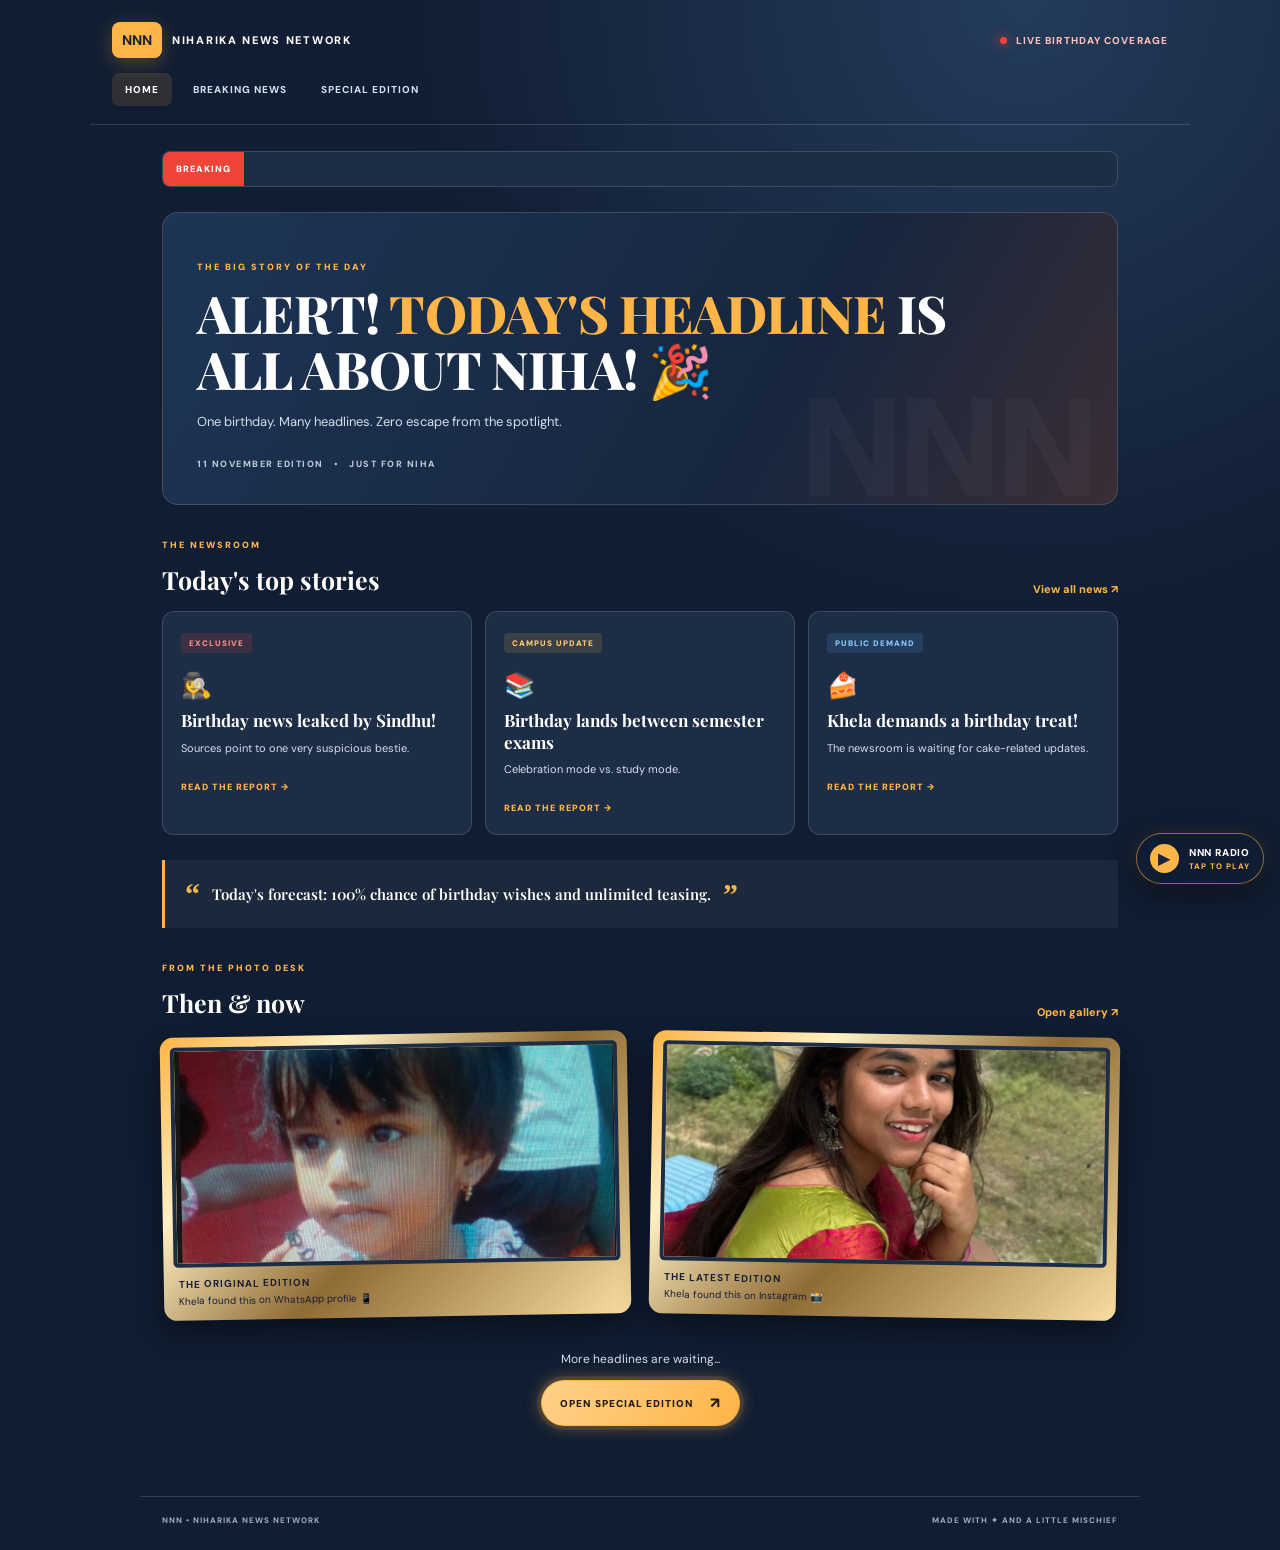
<file: index.html>
<!DOCTYPE html>
<html lang="en">
<head>
  <meta charset="UTF-8">
  <meta name="viewport" content="width=device-width, initial-scale=1.0">
  <meta name="theme-color" content="#111827">
  <title>NNN | Niharika News Network</title>
  <link rel="stylesheet" href="assets/style.css">
</head>
<body>
  <div class="paper-layer" aria-hidden="true"></div>
  <header class="topbar">
    <a class="brand" href="index.html"><span class="brand-mark">NNN</span><span>NIHARIKA NEWS NETWORK</span></a>
    <span class="live"><i></i> LIVE BIRTHDAY COVERAGE</span>
  </header>
  <nav class="nav">
    <a class="active" href="index.html">HOME</a>
    <a href="breaking-news.html">BREAKING NEWS</a>
    <a href="special.html">SPECIAL EDITION</a>
  </nav>
  <main class="wrap">
    <div class="ticker"><span class="ticker-label">BREAKING</span><div class="ticker-track"><span>EXCLUSIVE BIRTHDAY COVERAGE • SINDHU'S LEAK HAS BEEN CONFIRMED • NNN REPORTING LIVE •</span></div></div>
    <section class="hero">
      <p class="eyebrow">THE BIG STORY OF THE DAY</p>
      <h1>ALERT! <span>TODAY'S HEADLINE</span> IS ALL ABOUT NIHA! 🎉</h1>
      <p class="hero-sub">One birthday. Many headlines. Zero escape from the spotlight.</p>
      <div class="hero-meta"><span>11 NOVEMBER EDITION</span><span>•</span><span>JUST FOR NIHA</span></div>
    </section>

    <section class="section-heading">
      <div><p class="eyebrow">THE NEWSROOM</p><h2>Today's top stories</h2></div>
      <a class="text-link" href="breaking-news.html">View all news ↗</a>
    </section>
    <section class="story-grid">
      <a class="story-card featured" href="breaking-news.html">
        <span class="tag red">EXCLUSIVE</span><div class="story-icon">🕵️‍♀️</div>
        <h3>Birthday news leaked by Sindhu!</h3><p>Sources point to one very suspicious bestie.</p><span class="read-more">READ THE REPORT →</span>
      </a>
      <a class="story-card" href="breaking-news.html">
        <span class="tag gold">CAMPUS UPDATE</span><div class="story-icon">📚</div>
        <h3>Birthday lands between semester exams</h3><p>Celebration mode vs. study mode.</p><span class="read-more">READ THE REPORT →</span>
      </a>
      <a class="story-card" href="breaking-news.html">
        <span class="tag blue">PUBLIC DEMAND</span><div class="story-icon">🍰</div>
        <h3>Khela demands a birthday treat!</h3><p>The newsroom is waiting for cake-related updates.</p><span class="read-more">READ THE REPORT →</span>
      </a>
    </section>

    <section class="quote-strip"><span class="quote-mark">“</span><p>Today's forecast: 100% chance of birthday wishes and unlimited teasing.</p><span class="quote-mark">”</span></section>

    <section class="section-heading">
      <div><p class="eyebrow">FROM THE PHOTO DESK</p><h2>Then & now</h2></div>
      <a class="text-link" href="special.html">Open gallery ↗</a>
    </section>
    <section class="photo-preview">
      <figure class="photo-frame">
        <div class="photo-window"><img src="assets/childhood-photo.jpg" alt="Niharika childhood photo" onerror="this.style.display='none';this.nextElementSibling.style.display='grid'"><div class="photo-placeholder">ADD<br>CHILDHOOD<br>PHOTO</div></div>
        <figcaption><strong>THE ORIGINAL EDITION</strong><span>Khela found this on WhatsApp profile 📱</span></figcaption>
      </figure>
      <figure class="photo-frame">
        <div class="photo-window"><img src="assets/latest-photo.jpg" alt="Niharika latest photo" onerror="this.style.display='none';this.nextElementSibling.style.display='grid'"><div class="photo-placeholder">ADD<br>LATEST<br>PHOTO</div></div>
        <figcaption><strong>THE LATEST EDITION</strong><span>Khela found this on Instagram 📸</span></figcaption>
      </figure>
    </section>
    <div class="bottom-cta"><p>More headlines are waiting...</p><a class="glow-button" href="special.html">OPEN SPECIAL EDITION <span>↗</span></a></div>
  </main>
  <footer><span>NNN • NIHARIKA NEWS NETWORK</span><span>MADE WITH ✦ AND A LITTLE MISCHIEF</span></footer>
  <script src="assets/script.js"></script>
</body>
</html>
</file>
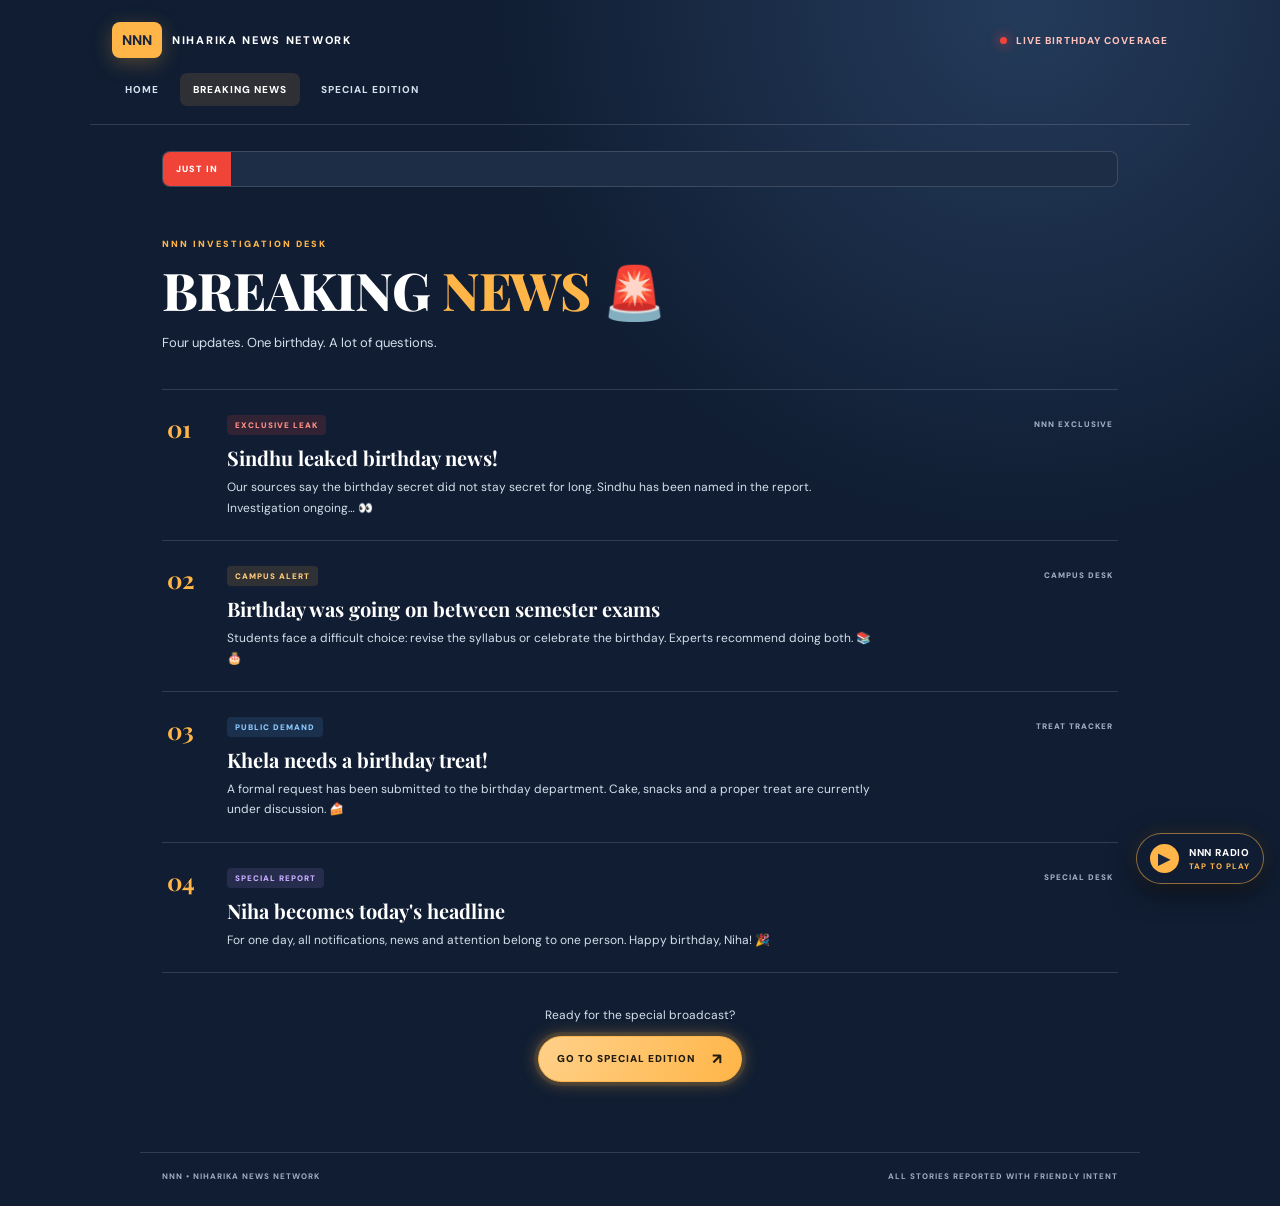
<file: breaking-news.html>
<!DOCTYPE html>
<html lang="en">
<head>
  <meta charset="UTF-8"><meta name="viewport" content="width=device-width, initial-scale=1.0">
  <meta name="theme-color" content="#111827"><title>Breaking News | NNN</title><link rel="stylesheet" href="assets/style.css">
</head>
<body>
  <div class="paper-layer" aria-hidden="true"></div>
  <header class="topbar"><a class="brand" href="index.html"><span class="brand-mark">NNN</span><span>NIHARIKA NEWS NETWORK</span></a><span class="live"><i></i> LIVE BIRTHDAY COVERAGE</span></header>
  <nav class="nav"><a href="index.html">HOME</a><a class="active" href="breaking-news.html">BREAKING NEWS</a><a href="special.html">SPECIAL EDITION</a></nav>
  <main class="wrap">
    <div class="ticker"><span class="ticker-label">JUST IN</span><div class="ticker-track"><span>THE BIRTHDAY LEAK INVESTIGATION CONTINUES • SINDHU UNDER FRIENDLY INVESTIGATION •</span></div></div>
    <section class="page-intro"><p class="eyebrow">NNN INVESTIGATION DESK</p><h1>BREAKING <span>NEWS</span> 🚨</h1><p>Four updates. One birthday. A lot of questions.</p></section>
    <section class="news-list">
      <article class="news-item"><div class="news-number">01</div><div><span class="tag red">EXCLUSIVE LEAK</span><h2>Sindhu leaked birthday news!</h2><p>Our sources say the birthday secret did not stay secret for long. Sindhu has been named in the report. Investigation ongoing… 👀</p></div><span class="news-stamp">NNN EXCLUSIVE</span></article>
      <article class="news-item"><div class="news-number">02</div><div><span class="tag gold">CAMPUS ALERT</span><h2>Birthday was going on between semester exams</h2><p>Students face a difficult choice: revise the syllabus or celebrate the birthday. Experts recommend doing both. 📚🎂</p></div><span class="news-stamp">CAMPUS DESK</span></article>
      <article class="news-item"><div class="news-number">03</div><div><span class="tag blue">PUBLIC DEMAND</span><h2>Khela needs a birthday treat!</h2><p>A formal request has been submitted to the birthday department. Cake, snacks and a proper treat are currently under discussion. 🍰</p></div><span class="news-stamp">TREAT TRACKER</span></article>
      <article class="news-item"><div class="news-number">04</div><div><span class="tag purple">SPECIAL REPORT</span><h2>Niha becomes today's headline</h2><p>For one day, all notifications, news and attention belong to one person. Happy birthday, Niha! 🎉</p></div><span class="news-stamp">SPECIAL DESK</span></article>
    </section>
    <div class="bottom-cta"><p>Ready for the special broadcast?</p><a class="glow-button" href="special.html">GO TO SPECIAL EDITION <span>↗</span></a></div>
  </main>
  <footer><span>NNN • NIHARIKA NEWS NETWORK</span><span>ALL STORIES REPORTED WITH FRIENDLY INTENT</span></footer>
  <script src="assets/script.js"></script>
</body></html>
</file>
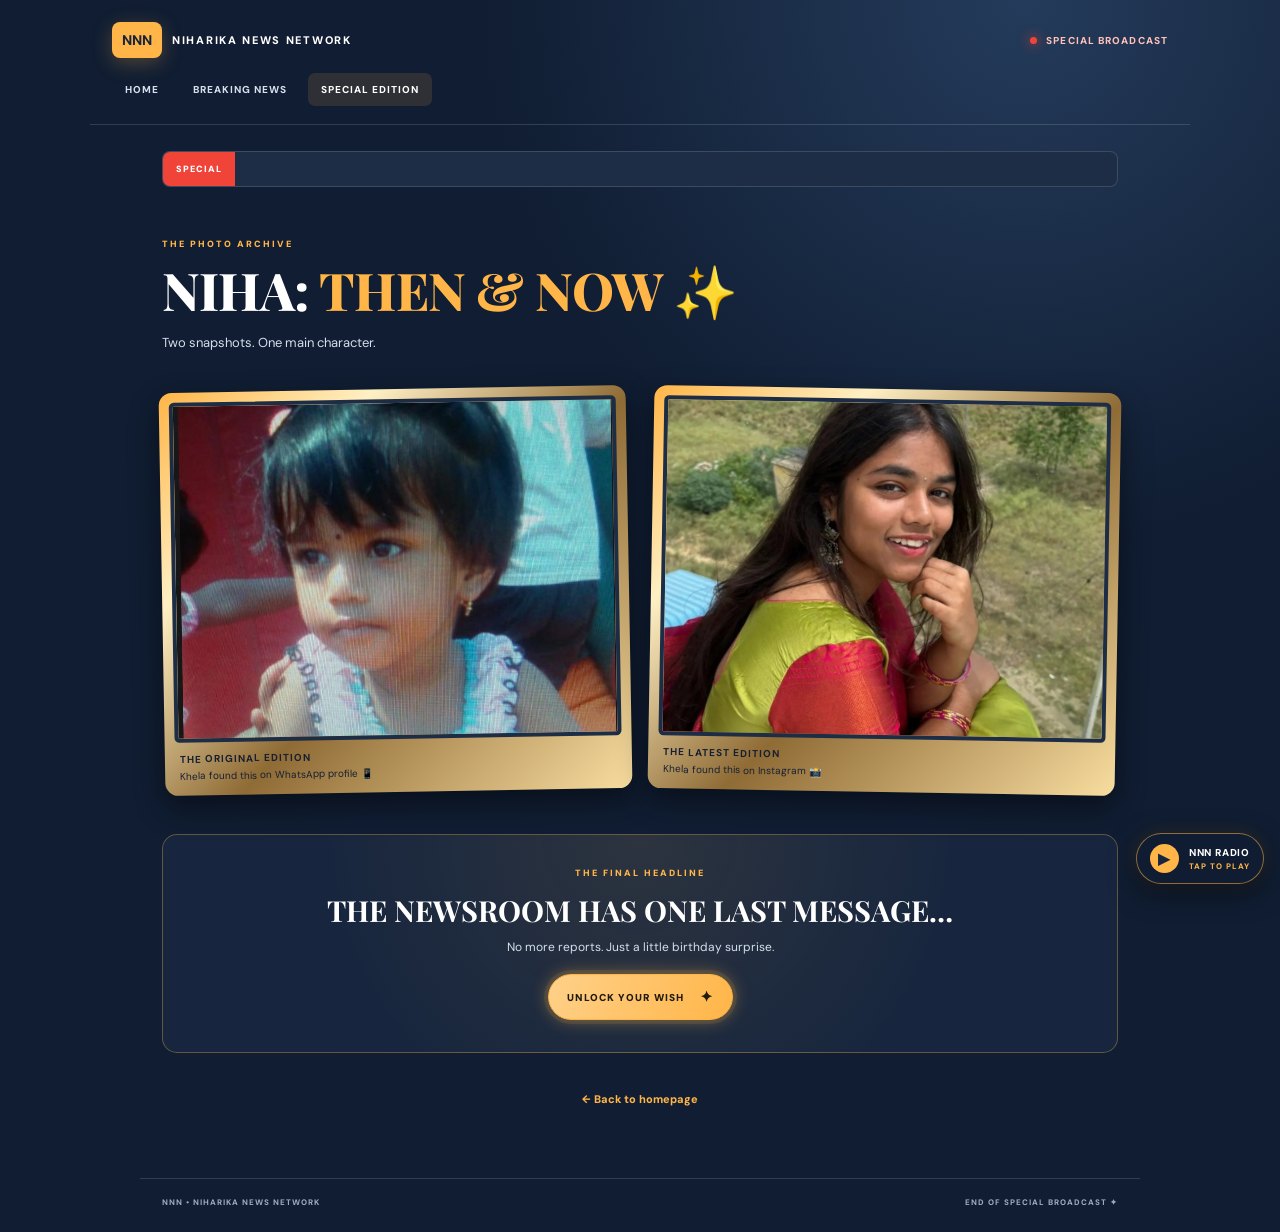
<file: special.html>
<!DOCTYPE html>
<html lang="en">
<head>
  <meta charset="UTF-8"><meta name="viewport" content="width=device-width, initial-scale=1.0">
  <meta name="theme-color" content="#111827"><title>Special Edition | NNN</title><link rel="stylesheet" href="assets/style.css">
</head>
<body>
  <div class="paper-layer" aria-hidden="true"></div>
  <header class="topbar"><a class="brand" href="index.html"><span class="brand-mark">NNN</span><span>NIHARIKA NEWS NETWORK</span></a><span class="live"><i></i> SPECIAL BROADCAST</span></header>
  <nav class="nav"><a href="index.html">HOME</a><a href="breaking-news.html">BREAKING NEWS</a><a class="active" href="special.html">SPECIAL EDITION</a></nav>
  <main class="wrap">
    <div class="ticker"><span class="ticker-label">SPECIAL</span><div class="ticker-track"><span>A VERY SPECIAL EDITION • THE PHOTO ARCHIVE • NNN BIRTHDAY RADIO • FINAL MESSAGE AHEAD •</span></div></div>
    <section class="page-intro"><p class="eyebrow">THE PHOTO ARCHIVE</p><h1>NIHA: <span>THEN & NOW</span> ✨</h1><p>Two snapshots. One main character.</p></section>
    <section class="gallery">
      <figure class="photo-frame large-frame"><div class="photo-window"><img src="assets/childhood-photo.jpg" alt="Niharika childhood photo" onerror="this.style.display='none';this.nextElementSibling.style.display='grid'"><div class="photo-placeholder">ADD CHILDHOOD PHOTO HERE</div></div><figcaption><strong>THE ORIGINAL EDITION</strong><span>Khela found this on WhatsApp profile 📱</span></figcaption></figure>
      <figure class="photo-frame large-frame"><div class="photo-window"><img src="assets/latest-photo.jpg" alt="Niharika latest photo" onerror="this.style.display='none';this.nextElementSibling.style.display='grid'"><div class="photo-placeholder">ADD LATEST PHOTO HERE</div></div><figcaption><strong>THE LATEST EDITION</strong><span>Khela found this on Instagram 📸</span></figcaption></figure>
    </section>

    <section class="wish-area">
      <p class="eyebrow">THE FINAL HEADLINE</p><h2>THE NEWSROOM HAS ONE LAST MESSAGE…</h2>
      <p class="wish-tease">No more reports. Just a little birthday surprise.</p>
      <button class="glow-button wish-button" id="wishButton" type="button">UNLOCK YOUR WISH <span>✦</span></button>
      <div class="wish-message" id="wishMessage" hidden>
        <div class="wish-confetti">🎉 ✨ 🎂 ✨ 🎉</div>
        <h2>HAPPY BIRTHDAY, NIHARIKA! ❤️</h2>
        <p>Wishing you a year full of happiness, good memories, big smiles and beautiful surprises. Keep shining, Niha!</p>
        <p class="signoff">— NNN NEWSROOM</p>
      </div>
    </section>
    <div class="bottom-cta"><a class="text-link" href="index.html">← Back to homepage</a></div>
  </main>
  <footer><span>NNN • NIHARIKA NEWS NETWORK</span><span>END OF SPECIAL BROADCAST ✦</span></footer>
  <script src="assets/script.js"></script>
</body></html>
</file>
<file: assets/style.css>
@import url('https://fonts.googleapis.com/css2?family=DM+Sans:wght@400;500;600;700;800&family=Playfair+Display:wght@600;700;800&display=swap');
:root{--bg:#0c1220;--panel:#151f31;--panel2:#1b2940;--ink:#f4f6fb;--muted:#aab6c8;--red:#ff405b;--gold:#ffd166;--line:rgba(255,255,255,.12)}
*{box-sizing:border-box}html{scroll-behavior:smooth}body{margin:0;background:radial-gradient(circle at 80% 0%,#1d2b43 0,transparent 32%),var(--bg);color:var(--ink);font-family:'DM Sans',sans-serif;min-height:100vh;overflow-x:hidden}a{color:inherit;text-decoration:none}.paper-layer{position:fixed;inset:0;pointer-events:none;z-index:10;overflow:hidden}.paper{position:absolute;top:-18px;width:9px;height:13px;opacity:.8;border-radius:2px;animation:paperFall linear forwards}.topbar{max-width:1100px;margin:auto;padding:22px 22px 15px;display:flex;align-items:center;justify-content:space-between;gap:12px}.brand{display:flex;align-items:center;gap:10px;font-size:11px;font-weight:800;letter-spacing:1.7px}.brand-mark{background:var(--red);padding:9px 10px;border-radius:8px;font-size:14px;letter-spacing:0;box-shadow:0 5px 20px #ff405b44}.live,.on-air{font-size:10px;letter-spacing:1.1px;color:#ffb5c0;font-weight:800}.live i,.on-air i{display:inline-block;width:7px;height:7px;border-radius:50%;background:#ff405b;margin-right:6px;box-shadow:0 0 12px #ff405b;animation:blink 1s infinite}.nav{max-width:1100px;margin:auto;padding:0 22px 18px;display:flex;gap:8px;border-bottom:1px solid var(--line)}.nav a{font-size:10px;font-weight:800;letter-spacing:1px;color:var(--muted);padding:10px 13px;border-radius:7px}.nav a.active,.nav a:hover{background:#ffffff12;color:white}.wrap{max-width:1000px;margin:auto;padding:22px}.ticker{display:flex;align-items:center;background:#202c40;border:1px solid var(--line);border-radius:8px;overflow:hidden;height:36px;margin:4px 0 25px}.ticker-label{background:var(--red);height:100%;display:grid;place-items:center;padding:0 13px;font-size:9px;font-weight:900;letter-spacing:1px;flex-shrink:0}.ticker-track{overflow:hidden;white-space:nowrap;font-size:10px;letter-spacing:1px;color:#d8dfeb;font-weight:700}.ticker-track span{display:inline-block;padding-left:100%;animation:ticker 22s linear infinite}.hero{padding:48px 34px 34px;background:linear-gradient(120deg,#1b2b43,#182235 65%,#342033);border:1px solid var(--line);border-radius:16px;position:relative;overflow:hidden}.hero:after{content:'NNN';position:absolute;right:20px;bottom:-35px;font-size:140px;font-weight:900;color:#ffffff08;pointer-events:none}.eyebrow{font-size:9px;letter-spacing:2px;font-weight:900;color:var(--gold);margin:0 0 12px}.hero h1,.page-intro h1{font:800 clamp(29px,5vw,52px)/1.08 'Playfair Display',serif;max-width:760px;margin:0;letter-spacing:-.8px}.hero h1 span,.page-intro h1 span{color:var(--gold)}.hero-sub,.page-intro>p:last-child{color:var(--muted);font-size:13px;margin:16px 0}.hero-meta{font-size:9px;letter-spacing:1.5px;font-weight:800;color:#c0cada;margin-top:28px;display:flex;gap:10px}.section-heading{display:flex;justify-content:space-between;align-items:end;margin:34px 0 15px}.section-heading h2{font:700 25px 'Playfair Display',serif;margin:0}.text-link{font-size:11px;font-weight:800;color:var(--gold)}.story-grid{display:grid;grid-template-columns:repeat(3,1fr);gap:13px}.story-card{display:block;padding:18px;background:var(--panel);border:1px solid var(--line);border-radius:12px;transition:.25s}.story-card:hover{transform:translateY(-4px);border-color:#ffffff45;background:var(--panel2)}.story-icon{font-size:25px;margin:16px 0 8px}.tag{display:inline-block;padding:5px 8px;border-radius:4px;font-size:8px;font-weight:900;letter-spacing:1px}.tag.red{background:#ff405b20;color:#ff8798}.tag.gold{background:#ffd16620;color:#ffd166}.tag.blue{background:#65b8ff20;color:#8acaff}.tag.purple{background:#b99aff20;color:#c6adff}.story-card h3{font:700 17px/1.25 'Playfair Display',serif;margin:0 0 8px}.story-card p{font-size:11px;color:var(--muted);line-height:1.6;margin:0 0 17px}.read-more{font-size:9px;font-weight:900;letter-spacing:1px;color:var(--gold)}.quote-strip{margin:25px 0;padding:17px 20px;border-left:3px solid var(--gold);background:#ffffff08;display:flex;align-items:center;gap:12px}.quote-strip p{font:600 15px 'Playfair Display',serif;margin:0}.quote-mark{font:700 30px Georgia;color:var(--gold)}.photo-preview,.gallery{display:grid;grid-template-columns:repeat(2,minmax(0,1fr));gap:22px}.photo-frame{margin:0;padding:10px;background:linear-gradient(135deg,#e9c77d,#fff0c4 25%,#8f6b35 55%,#f8dda0);border-radius:13px;box-shadow:0 12px 30px #0005;transform:rotate(-1deg);transition:.3s}.photo-frame:nth-child(even){transform:rotate(1deg)}.photo-frame:hover{transform:rotate(0) translateY(-4px);box-shadow:0 0 0 2px #ffd16666,0 15px 35px #0007}.photo-window{height:220px;background:#101827;position:relative;overflow:hidden;border:4px solid #192337;border-radius:5px}.photo-window img{width:100%;height:100%;object-fit:cover;display:block}.photo-placeholder{display:none;place-items:center;text-align:center;height:100%;padding:15px;color:#aab6c8;font-size:13px;font-weight:900;letter-spacing:2px;line-height:1.6;background:repeating-linear-gradient(135deg,#1c2a40,#1c2a40 10px,#22324a 10px,#22324a 20px)}figcaption{padding:10px 5px 3px;color:#172033;display:grid;gap:4px}figcaption strong{font-size:10px;letter-spacing:1px}figcaption span{font-size:10px}.bottom-cta{text-align:center;margin:34px 0 18px}.bottom-cta p{font-size:12px;color:var(--muted);margin:0 0 13px}.glow-button{display:inline-flex;align-items:center;gap:16px;border:1px solid #ffd166;background:linear-gradient(120deg,#ffe29a,#ffc34d);color:#211b10;padding:12px 18px;border-radius:999px;font:900 10px 'DM Sans',sans-serif;letter-spacing:1px;box-shadow:0 0 0 4px #ffd16612,0 0 17px #ffd16670;cursor:pointer;animation:glow 2.4s ease-in-out infinite;transition:.2s}.glow-button:hover{transform:translateY(-2px);box-shadow:0 0 0 5px #ffd16622,0 0 27px #ffd166aa}.glow-button span{font-size:15px}footer{max-width:1000px;margin:30px auto 0;padding:18px 22px 25px;border-top:1px solid var(--line);display:flex;justify-content:space-between;gap:10px;color:#7f8ca2;font-size:8px;letter-spacing:1px;font-weight:800}.page-intro{padding:26px 0 22px}.page-intro h1{font-size:clamp(34px,6vw,52px)}.news-list{border-top:1px solid var(--line)}.news-item{display:grid;grid-template-columns:45px 1fr auto;gap:15px;padding:22px 5px;border-bottom:1px solid var(--line);align-items:start}.news-number{font:700 24px 'Playfair Display',serif;color:#53627a}.news-item h2{font:700 20px 'Playfair Display',serif;margin:9px 0 6px}.news-item p{font-size:12px;line-height:1.7;color:var(--muted);max-width:650px;margin:0}.news-stamp{font-size:8px;color:#8290a5;letter-spacing:1px;font-weight:900;padding-top:7px}.music-panel{margin:35px 0;padding:20px;background:linear-gradient(130deg,#1c2a40,#182133);border:1px solid var(--line);border-radius:15px}.music-top{display:flex;justify-content:space-between;align-items:center}.music-content{display:flex;gap:17px;align-items:center;margin:20px 0}.album-art{width:105px;height:105px;flex-shrink:0;border-radius:10px;background:linear-gradient(135deg,#ff405b,#9c315c 55%,#242b54);display:flex;flex-direction:column;align-items:center;justify-content:center;box-shadow:0 8px 22px #0005}.album-art span{font-size:45px}.album-art small{font-size:8px;letter-spacing:2px;font-weight:900}.music-info h2{font:800 28px 'Playfair Display',serif;margin:0 0 3px;color:var(--gold)}.music-info>p:not(.eyebrow){font-size:11px;color:var(--muted);margin:4px 0}.music-info .music-note{max-width:420px}.music-panel audio{width:100%;height:40px}.audio-help{display:block;color:var(--muted);font-size:10px;margin-top:8px}.wish-area{text-align:center;margin:42px 0 30px;padding:32px 15px;border:1px solid #ffd16640;border-radius:15px;background:radial-gradient(circle at 50% 0%,#ffd16615,transparent 60%),#ffffff05}.wish-area h2{font:700 clamp(20px,4vw,29px) 'Playfair Display',serif;margin:0}.wish-tease{font-size:12px;color:var(--muted);margin:10px 0 19px}.wish-button{font-size:10px}.wish-message{max-width:620px;margin:25px auto 0;padding:22px;border-radius:12px;background:#ffffff0d;border:1px solid #ffd16666;animation:reveal .6s ease both}.wish-message h2{color:var(--gold);margin:12px 0;font-size:clamp(21px,4vw,30px)}.wish-message p{font-size:13px;line-height:1.8;color:#e2e8f0}.wish-message .signoff{font-size:10px;letter-spacing:2px;color:var(--gold);font-weight:900}.wish-confetti{font-size:22px}.large-frame .photo-window{height:340px}
@keyframes ticker{to{transform:translateX(-100%)}}@keyframes blink{50%{opacity:.3}}@keyframes glow{0%,100%{box-shadow:0 0 0 3px #ffd16612,0 0 12px #ffd16655}50%{box-shadow:0 0 0 5px #ffd16620,0 0 24px #ffd166aa}}@keyframes paperFall{to{transform:translate3d(var(--drift),110vh,0) rotate(var(--spin));opacity:.1}}@keyframes reveal{from{opacity:0;transform:translateY(12px) scale(.98)}to{opacity:1;transform:none}}
@media(max-width:700px){.topbar{padding:16px}.brand{font-size:9px;letter-spacing:1px}.live{font-size:8px}.nav{padding:0 12px 13px;gap:2px}.nav a{font-size:9px;padding:9px 10px}.wrap{padding:15px}.hero{padding:32px 20px}.hero:after{font-size:90px}.story-grid{grid-template-columns:1fr}.story-card{padding:15px}.story-icon{margin:10px 0 5px}.photo-preview,.gallery{gap:13px}.photo-frame{padding:7px}.photo-window{height:160px}.large-frame .photo-window{height:230px}.news-item{grid-template-columns:28px 1fr;gap:10px}.news-stamp{display:none}.news-item h2{font-size:17px}.music-panel{padding:15px}.album-art{width:82px;height:82px}.album-art span{font-size:35px}.music-info h2{font-size:23px}footer{font-size:7px;flex-direction:column}.section-heading h2{font-size:22px}.section-heading{align-items:center}}
@media(max-width:390px){.photo-window{height:135px}.large-frame .photo-window{height:190px}.brand span:last-child{max-width:130px;line-height:1.4}.live{max-width:100px;text-align:right}}

/* ===== NNN NEWSROOM NAVY + ORANGE EDITION ===== */
:root{--bg:#101d32;--panel:#1d2d46;--panel2:#263a57;--ink:#ffffff;--muted:#d5dfed;--red:#f04438;--gold:#ffb547;--line:rgba(255,255,255,.14)}
body{background:radial-gradient(circle at 80% 0%,#243b5b 0,transparent 34%),var(--bg);color:var(--ink)}
.brand-mark{background:#ffb547;color:#18243a;box-shadow:0 5px 20px #ffb54744}
.live,.on-air{color:#ffc1ba}.live i,.on-air i{background:#f04438;box-shadow:0 0 12px #f04438}
.nav{border-bottom-color:var(--line)}.nav a.active,.nav a:hover{background:#ffb54720;color:#fff}
.ticker{background:#1d2d46;border-color:var(--line)}.ticker-label{background:#f04438;color:#fff}
.hero{background:linear-gradient(120deg,#1d3555,#17263e 65%,#3a2d35);border-color:var(--line)}
.eyebrow,.hero h1 span,.page-intro h1 span,.text-link,.read-more{color:#ffb547}
.hero-sub,.page-intro>p:last-child,.story-card p,.news-item p{color:#d5dfed}
.story-card{background:#1d2d46;border-color:var(--line)}.story-card:hover{background:#263a57;border-color:#ffb54777}
.tag.red{background:#f0443825;color:#ff9188}.tag.gold{background:#ffb54722;color:#ffca79}.tag.blue{background:#65b8ff20;color:#8acaff}.tag.purple{background:#b99aff20;color:#c6adff}
.quote-strip{border-left-color:#ffb547;background:#ffffff0d}.quote-mark{color:#ffb547}
.photo-frame{background:linear-gradient(135deg,#ffb547,#fff0c4 25%,#8f6b35 55%,#f8dda0);box-shadow:0 12px 30px #0007}
.photo-frame:hover{box-shadow:0 0 0 2px #ffb54788,0 15px 35px #0008}
.photo-window{background:#101d32;border-color:#1d2d46}.photo-placeholder{color:#d5dfed;background:repeating-linear-gradient(135deg,#1d2d46,#1d2d46 10px,#263a57 10px,#263a57 20px)}
figcaption{color:#172033}
.glow-button{border:1px solid #ffb547;background:linear-gradient(120deg,#ffd18a,#ffb547);color:#211b10;box-shadow:0 0 0 4px #ffb54718,0 0 17px #ffb54770}
.glow-button:hover{box-shadow:0 0 0 5px #ffb54728,0 0 27px #ffb547aa}
@keyframes glow{0%,100%{box-shadow:0 0 0 3px #ffb54718,0 0 12px #ffb54766}50%{box-shadow:0 0 0 5px #ffb54728,0 0 24px #ffb547bb}}
footer{border-top-color:var(--line);color:#9eacc1}.news-list{border-top-color:var(--line)}.news-item{border-bottom-color:var(--line)}.news-number{color:#ffb547}.news-stamp{color:#9eacc1}
.music-panel{background:linear-gradient(130deg,#1d2d46,#17263e);border-color:var(--line);box-shadow:0 10px 26px #0003}.album-art{background:linear-gradient(135deg,#f04438,#b82d36 60%,#ffb547);color:#fff}
.music-info h2{color:#ffb547}.music-info>p:not(.eyebrow),.audio-help{color:#d5dfed}
.wish-area{border-color:#ffb54755;background:radial-gradient(circle at 50% 0%,#ffb54718,transparent 60%),#17263e}.wish-tease{color:#d5dfed}
.wish-message{background:#1d2d46;border-color:#ffb54766}.wish-message h2{color:#ffb547}.wish-message p{color:#e6edf7}.wish-message .signoff{color:#ffb547}
/* Floating NNN Radio control, shown on every page */
.global-radio{position:fixed;right:16px;bottom:16px;z-index:30;display:flex;align-items:center;gap:10px;padding:10px 13px;border:1px solid #ffb54788;border-radius:999px;background:rgba(16,29,50,.94);color:#fff;box-shadow:0 8px 28px #0008,0 0 18px #ffb54722;backdrop-filter:blur(10px);font:800 10px 'DM Sans',sans-serif;letter-spacing:.8px;cursor:pointer;transition:.2s}
.global-radio:hover{transform:translateY(-2px);box-shadow:0 10px 30px #0009,0 0 22px #ffb54755}
.global-radio-icon{display:grid;place-items:center;width:29px;height:29px;border-radius:50%;background:#ffb547;color:#17263e;font-size:15px}
.global-radio-label{display:grid;gap:2px;text-align:left}.global-radio-label small{font-size:8px;color:#ffb547;letter-spacing:1px}.global-radio.playing .global-radio-icon{animation:radioPulse 1.4s infinite}
@keyframes radioPulse{50%{box-shadow:0 0 0 6px #ffb54722,0 0 16px #ffb54788}}
@media(max-width:700px){.nav a.active,.nav a:hover{background:#ffb547;color:#17263e}.global-radio{right:10px;bottom:10px;padding:8px 10px}.global-radio-icon{width:27px;height:27px}}
</file>
